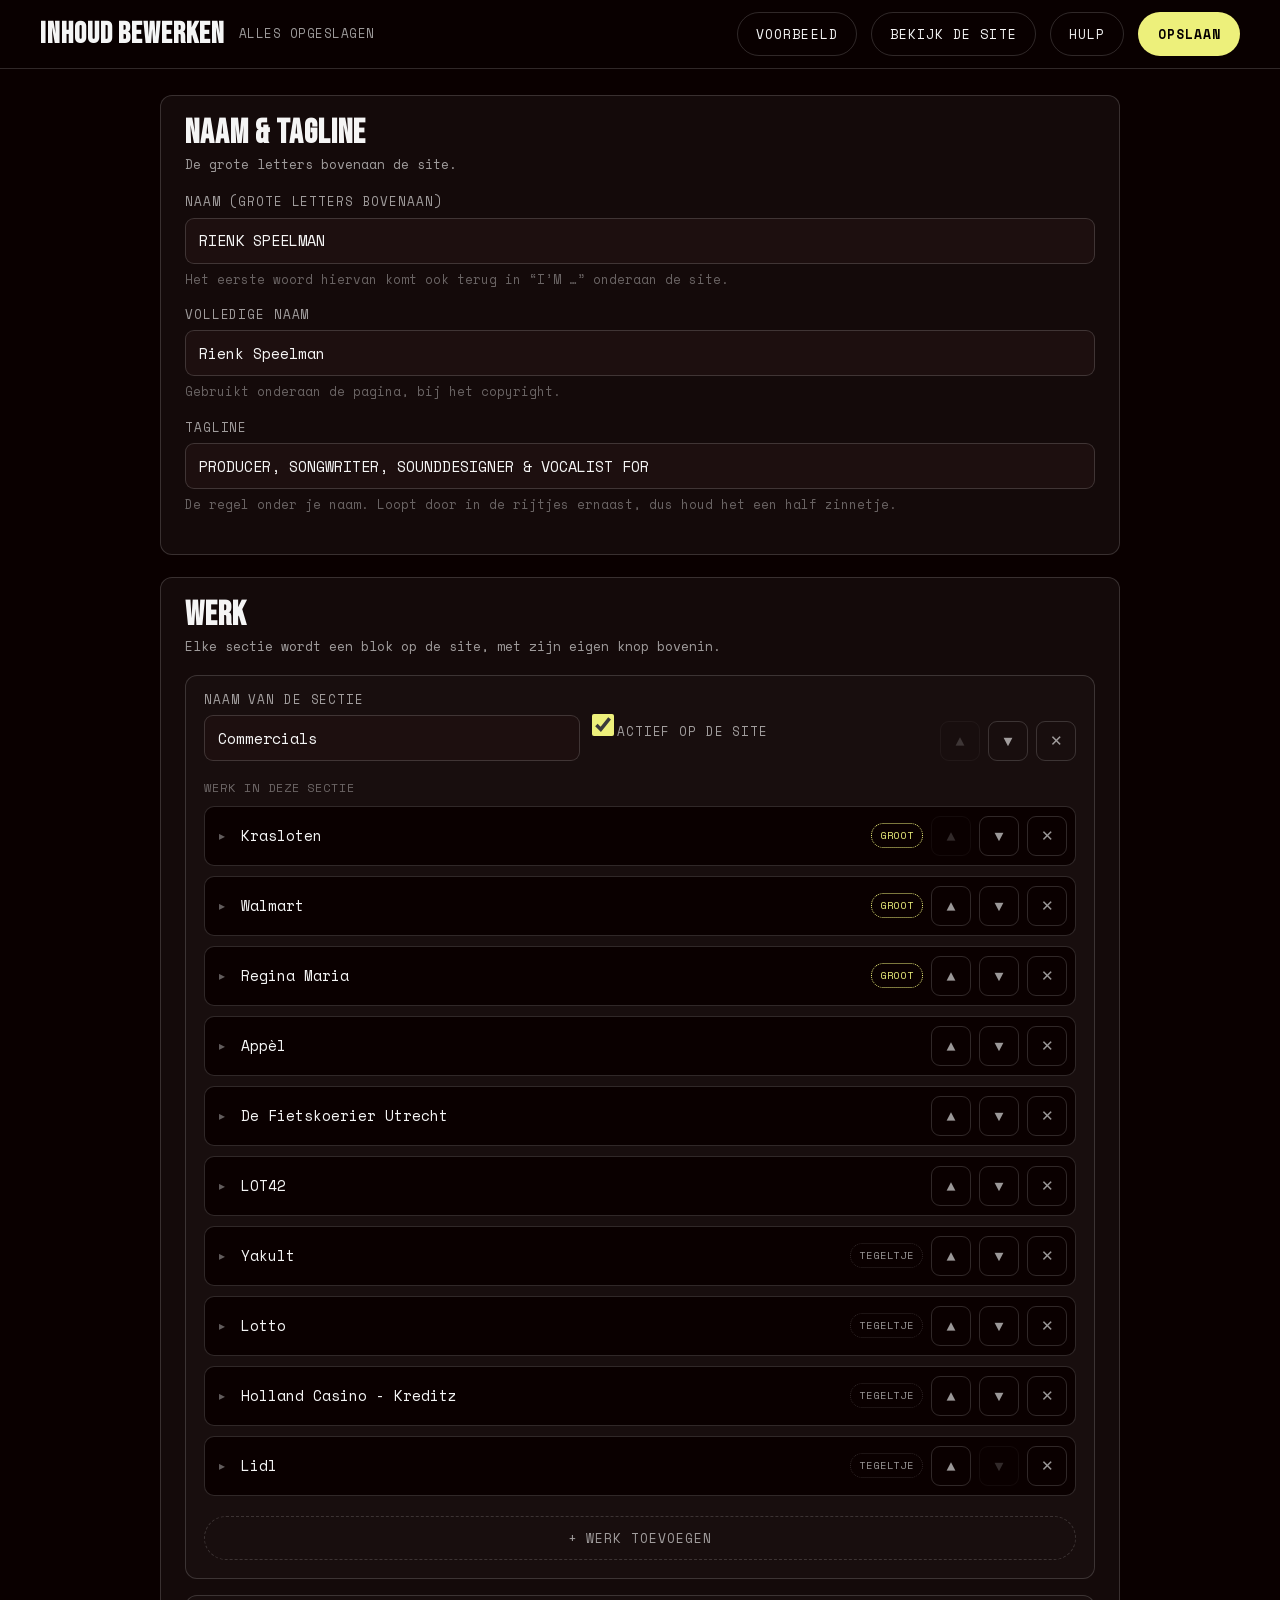
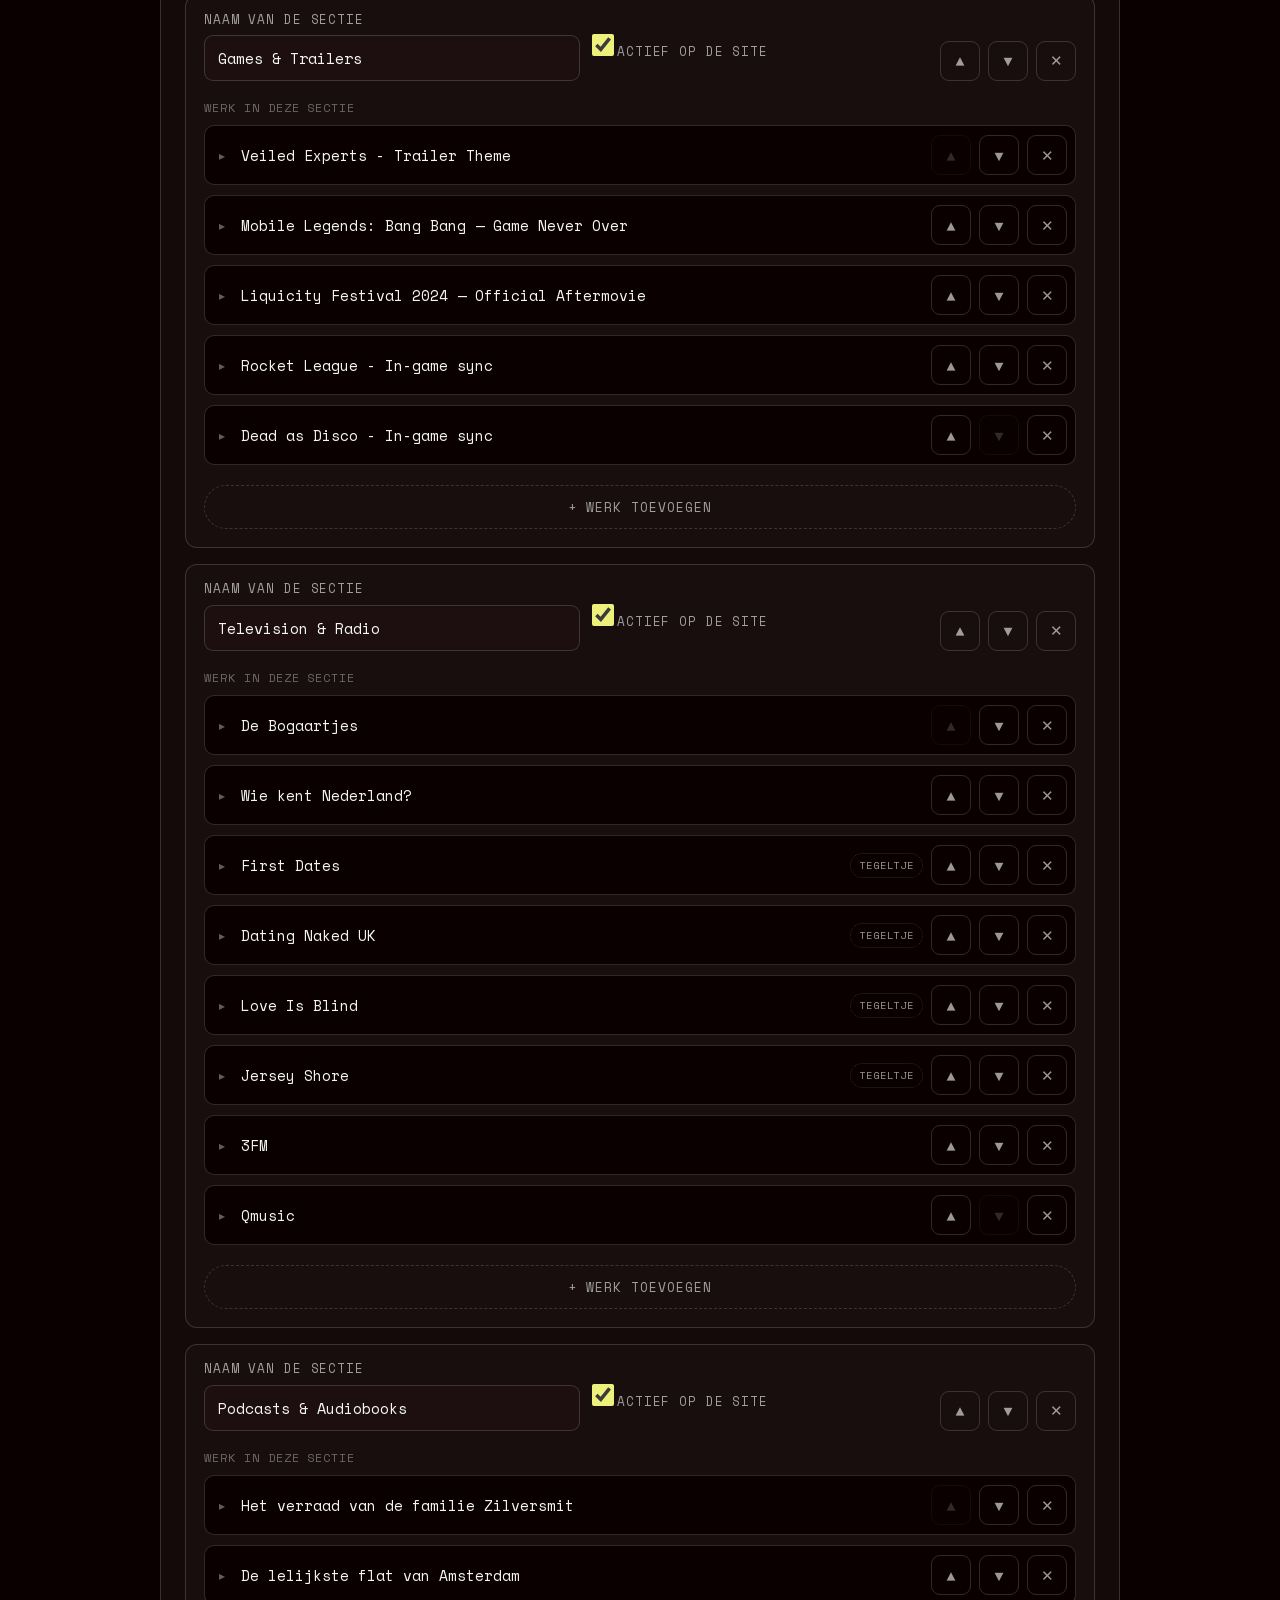
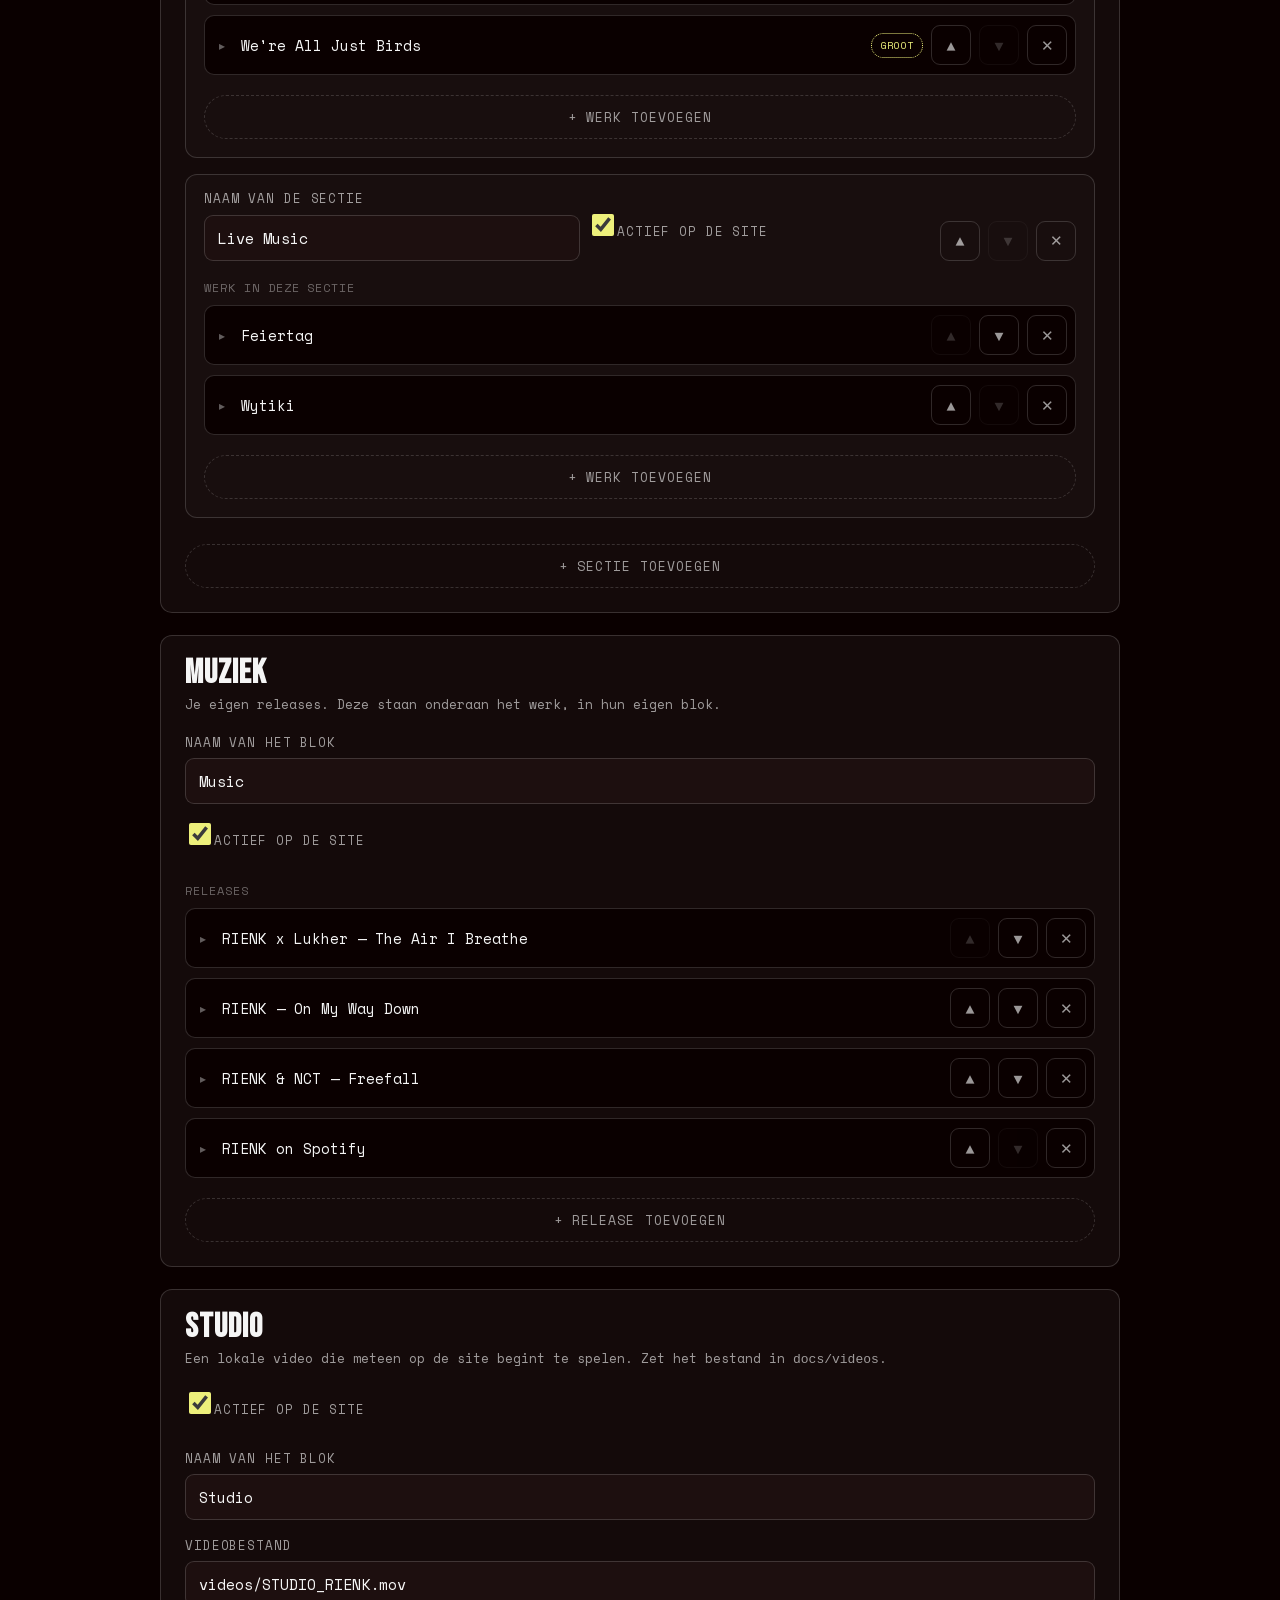
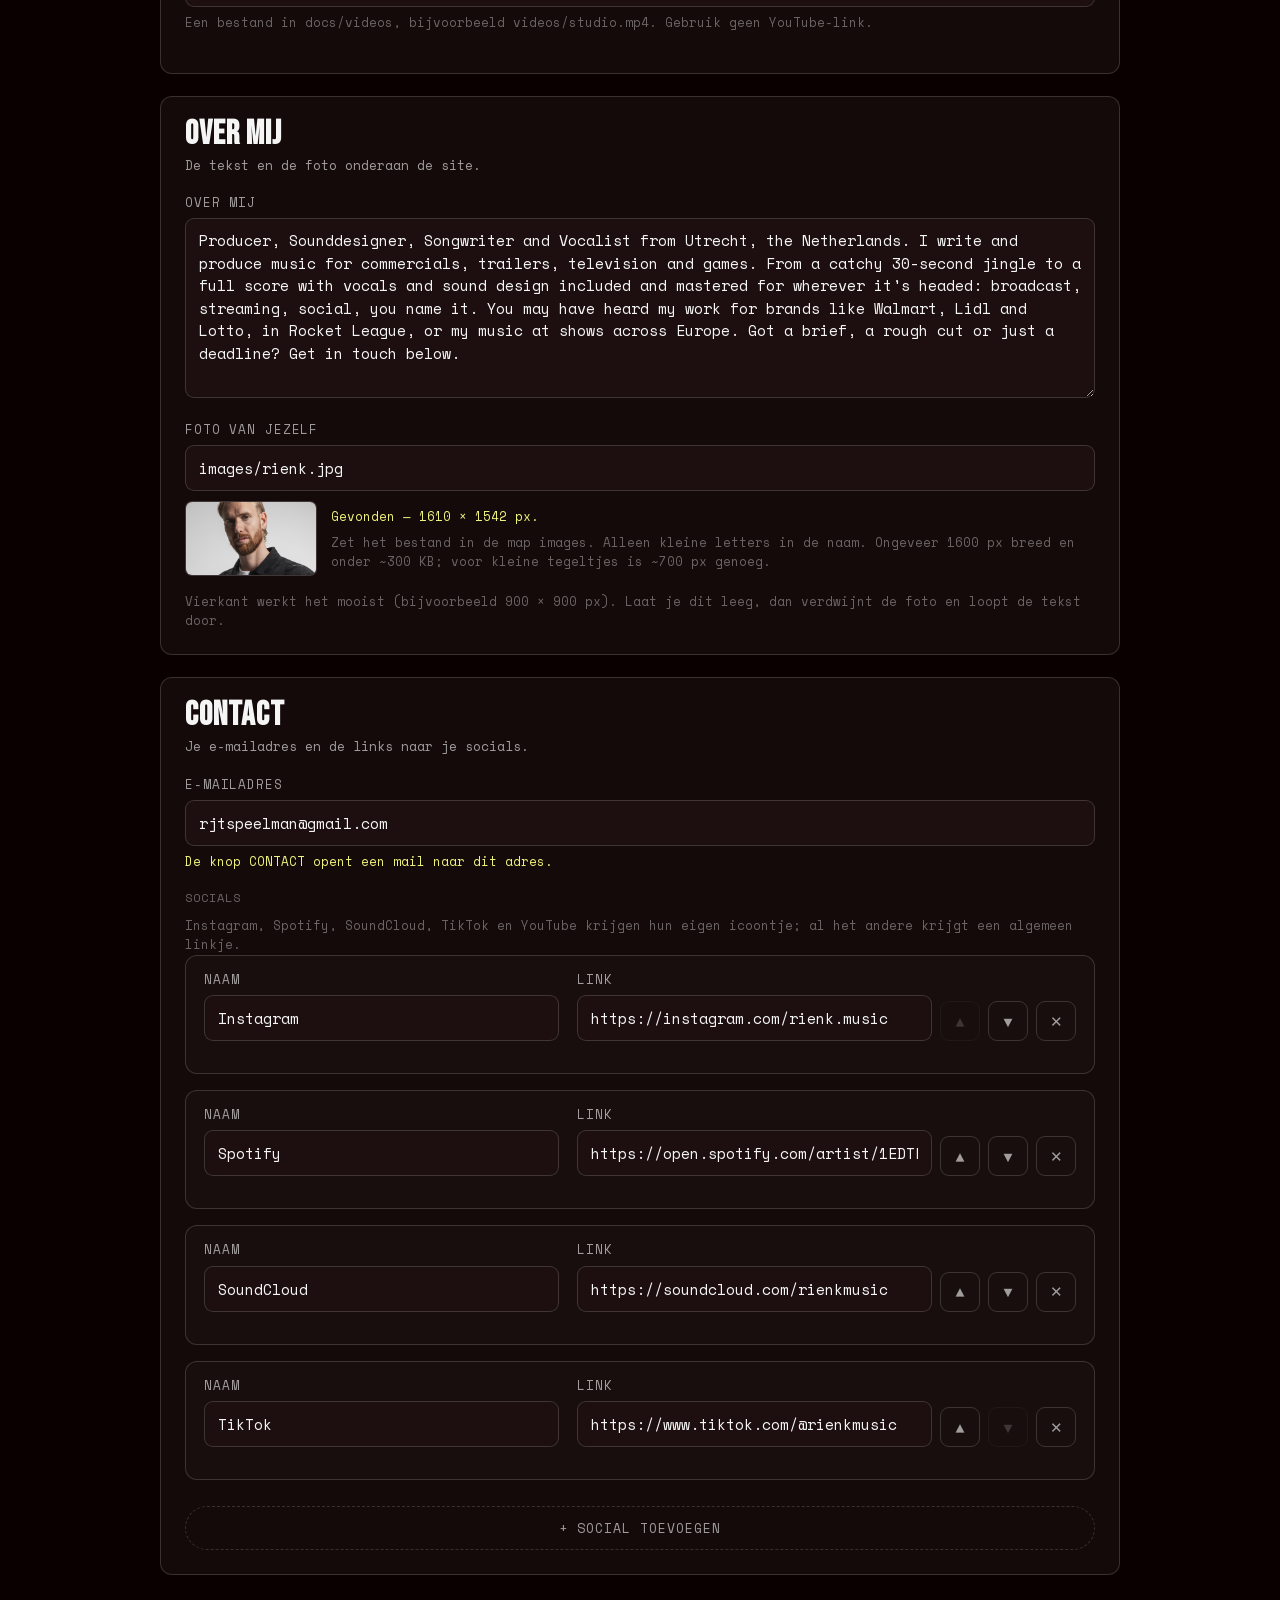
<file: editor.html>
<!DOCTYPE html>
<html lang="nl">
<head>
<meta charset="UTF-8">
<meta name="viewport" content="width=device-width, initial-scale=1.0">
<title>Inhoud bewerken — Rienk Speelman</title>
<link rel="icon" href="docs/favicon.svg" type="image/svg+xml">
<style>
/* ==========================================================================
   RIENK SPEELMAN — content editor
   (Rienk: dit is het scherm waarin je de site bewerkt. Je hoeft dit
   bestand zelf nooit te openen in een teksteditor.)

   Self-contained on purpose: no build step, no fetch(), no third party.
   content.js arrives through a plain script tag, which is the one way to
   read it when the page is opened straight from the hard drive (file://).
   ========================================================================== */

/* ---------- the site's own fonts, same self-hosted files ---------- */

@font-face {
  font-family: "Bebas Neue"; font-style: normal; font-weight: 400; font-display: swap;
  src: url("docs/fonts/bebasneue-400-latin-ext.woff2") format("woff2");
  unicode-range: U+0100-02BA, U+02BD-02C5, U+02C7-02CC, U+02CE-02D7, U+02DD-02FF, U+0304, U+0308, U+0329, U+1D00-1DBF, U+1E00-1E9F, U+1EF2-1EFF, U+2020, U+20A0-20AB, U+20AD-20C0, U+2113, U+2C60-2C7F, U+A720-A7FF;
}
@font-face {
  font-family: "Bebas Neue"; font-style: normal; font-weight: 400; font-display: swap;
  src: url("docs/fonts/bebasneue-400-latin.woff2") format("woff2");
  unicode-range: U+0000-00FF, U+0131, U+0152-0153, U+02BB-02BC, U+02C6, U+02DA, U+02DC, U+0304, U+0308, U+0329, U+2000-206F, U+20AC, U+2122, U+2191, U+2193, U+2212, U+2215, U+FEFF, U+FFFD;
}
@font-face {
  font-family: "Space Mono"; font-style: normal; font-weight: 400; font-display: swap;
  src: url("docs/fonts/spacemono-400-latin-ext.woff2") format("woff2");
  unicode-range: U+0100-02BA, U+02BD-02C5, U+02C7-02CC, U+02CE-02D7, U+02DD-02FF, U+0304, U+0308, U+0329, U+1D00-1DBF, U+1E00-1E9F, U+1EF2-1EFF, U+2020, U+20A0-20AB, U+20AD-20C0, U+2113, U+2C60-2C7F, U+A720-A7FF;
}
@font-face {
  font-family: "Space Mono"; font-style: normal; font-weight: 400; font-display: swap;
  src: url("docs/fonts/spacemono-400-latin.woff2") format("woff2");
  unicode-range: U+0000-00FF, U+0131, U+0152-0153, U+02BB-02BC, U+02C6, U+02DA, U+02DC, U+0304, U+0308, U+0329, U+2000-206F, U+20AC, U+2122, U+2191, U+2193, U+2212, U+2215, U+FEFF, U+FFFD;
}
@font-face {
  font-family: "Space Mono"; font-style: normal; font-weight: 700; font-display: swap;
  src: url("docs/fonts/spacemono-700-latin-ext.woff2") format("woff2");
  unicode-range: U+0100-02BA, U+02BD-02C5, U+02C7-02CC, U+02CE-02D7, U+02DD-02FF, U+0304, U+0308, U+0329, U+1D00-1DBF, U+1E00-1E9F, U+1EF2-1EFF, U+2020, U+20A0-20AB, U+20AD-20C0, U+2113, U+2C60-2C7F, U+A720-A7FF;
}
@font-face {
  font-family: "Space Mono"; font-style: normal; font-weight: 700; font-display: swap;
  src: url("docs/fonts/spacemono-700-latin.woff2") format("woff2");
  unicode-range: U+0000-00FF, U+0131, U+0152-0153, U+02BB-02BC, U+02C6, U+02DA, U+02DC, U+0304, U+0308, U+0329, U+2000-206F, U+20AC, U+2122, U+2191, U+2193, U+2212, U+2215, U+FEFF, U+FFFD;
}

/* ---------- tokens: the site's palette, tool-sized ---------- */

:root {
  --bg: #0a0000;
  --bg-raised: #140a0a;
  --bg-sunken: #1d0f0f;
  --ink: #f5f5f5;
  --ink-muted: rgba(245, 245, 245, 0.62);
  --ink-faint: rgba(245, 245, 245, 0.38);
  --line: rgba(245, 245, 245, 0.16);
  --accent: #edf07b;
  --accent-ink: #060000;
  --warn: #ffb27a;
  --bad: #ff8a8a;
  --font-display: "Bebas Neue", "Arial Narrow", sans-serif;
  --font-mono: "Space Mono", "Courier New", monospace;
  --radius: 12px;
}

* { box-sizing: border-box; }

/* the top bar is sticky, so anything scrolled to must stop below it */
html { background: var(--bg); scroll-padding-top: 96px; }

body {
  margin: 0;
  background: var(--bg);
  color: var(--ink);
  font-family: var(--font-mono);
  font-size: 15px;
  line-height: 1.55;
  -webkit-font-smoothing: antialiased;
}

[hidden] { display: none !important; }

a { color: var(--accent); }

/* ---------- top bar ---------- */

.topbar {
  position: sticky;
  top: 0;
  z-index: 20;
  display: flex;
  align-items: center;
  gap: 14px;
  flex-wrap: wrap;
  padding: 12px clamp(16px, 4vw, 40px);
  background: rgba(10, 0, 0, 0.94);
  border-bottom: 1px solid var(--line);
}

.topbar-name {
  font-family: var(--font-display);
  font-size: 30px;
  letter-spacing: 0.03em;
  line-height: 1;
  margin: 0;
}

.topbar-spacer { flex: 1 1 auto; }

.status {
  font-size: 12.5px;
  letter-spacing: 0.04em;
  text-transform: uppercase;
  color: var(--ink-muted);
  white-space: nowrap;
}
.status.is-dirty { color: var(--accent); }

/* ---------- buttons ---------- */

.btn {
  font-family: var(--font-mono);
  font-size: 13px;
  letter-spacing: 0.08em;
  text-transform: uppercase;
  padding: 0.72em 1.4em;
  min-height: 44px;
  border-radius: 999px;
  border: 1.5px solid transparent;
  background: transparent;
  color: var(--ink);
  cursor: pointer;
  text-decoration: none;
  display: inline-flex;
  align-items: center;
  justify-content: center;
  gap: 8px;
}

.btn-primary { background: var(--accent); color: var(--accent-ink); font-weight: 700; }
.btn-primary:hover { background: transparent; color: var(--accent); border-color: var(--accent); border-style: dotted; }

.btn-ghost { border-color: var(--line); color: var(--ink); }
.btn-ghost:hover { border-color: var(--accent); border-style: dotted; color: var(--accent); }

.btn-add {
  border-color: var(--line);
  border-style: dashed;
  color: var(--ink-muted);
  width: 100%;
  margin-top: 10px;
}
.btn-add:hover { border-color: var(--accent); color: var(--accent); }

.btn:focus-visible,
input:focus-visible,
textarea:focus-visible,
select:focus-visible,
.item-toggle:focus-visible { outline: 2px solid var(--accent); outline-offset: 2px; }

/* small square tools: up / down / delete */
.iconbtn {
  width: 40px;
  height: 40px;
  flex: 0 0 auto;
  border-radius: 9px;
  border: 1px solid var(--line);
  background: transparent;
  color: var(--ink-muted);
  font-family: var(--font-mono);
  font-size: 15px;
  line-height: 1;
  cursor: pointer;
}
.iconbtn:hover { border-color: var(--accent); color: var(--accent); }
.iconbtn:disabled { opacity: 0.28; cursor: default; }
.iconbtn:disabled:hover { border-color: var(--line); color: var(--ink-muted); }
.iconbtn-danger:hover { border-color: var(--bad); color: var(--bad); }

/* ---------- layout ---------- */

.wrap {
  max-width: 1040px;
  margin: 0 auto;
  padding: 26px clamp(16px, 4vw, 40px) 120px;
}

/* ---------- live preview: two columns, form left, site right ----------
   Only ever a second column. With the preview off — and on any window
   too narrow to hold both — .wrap is untouched and the form has the page
   to itself, because a form squeezed to half a phone is worse than no
   preview at all. */

body.has-preview .wrap {
  max-width: 1780px;
  display: grid;
  grid-template-columns: minmax(0, 1fr) clamp(400px, 34vw, 620px);
  gap: 26px;
  align-items: start;
}

.editcol { min-width: 0; }

.previewcol {
  position: sticky;
  top: 88px; /* clears the sticky top bar */
  min-width: 0;
}

.preview-head {
  display: flex;
  align-items: center;
  gap: 10px;
  flex-wrap: wrap;
  margin-bottom: 10px;
}

.preview-title {
  font-family: var(--font-display);
  font-size: 26px;
  letter-spacing: 0.03em;
  line-height: 1;
  margin: 0;
}

.preview-head-spacer { flex: 1 1 auto; }

/* width switch: two small mono buttons in one capsule */
.seg { display: inline-flex; border: 1px solid var(--line); border-radius: 999px; overflow: hidden; }
.seg-btn {
  font-family: var(--font-mono);
  font-size: 11.5px;
  letter-spacing: 0.08em;
  text-transform: uppercase;
  padding: 0 14px;
  min-height: 34px;
  border: 0;
  background: transparent;
  color: var(--ink-muted);
  cursor: pointer;
}
.seg-btn:hover { color: var(--accent); }
.seg-btn[aria-pressed="true"] { background: var(--accent); color: var(--accent-ink); font-weight: 700; }
.seg-btn:focus-visible { outline: 2px solid var(--accent); outline-offset: -2px; }

/* the stage is the visible box; the frame inside it is a real 375px or
   1280px window, shrunk to fit with a transform */
.preview-stage {
  position: relative;
  overflow: hidden;
  border: 1px solid var(--line);
  border-radius: var(--radius);
  background: var(--bg-sunken);
}

.preview-stage iframe {
  position: absolute;
  top: 0;
  left: 0;
  border: 0;
  transform-origin: top left;
  background: var(--bg);
}

.preview-note { font-size: 12px; color: var(--ink-faint); margin: 10px 0 0; line-height: 1.5; }
.preview-note strong { color: var(--ink-muted); font-weight: 400; }
.preview-warn { color: var(--warn); }

.panel {
  background: var(--bg-raised);
  border: 1px solid var(--line);
  border-radius: var(--radius);
  padding: 20px clamp(14px, 2.4vw, 24px) 24px;
  margin-bottom: 22px;
}

.panel > h2 {
  font-family: var(--font-display);
  font-size: 34px;
  letter-spacing: 0.03em;
  line-height: 1;
  margin: 0 0 4px;
}

.panel-note {
  color: var(--ink-muted);
  font-size: 13px;
  margin: 0 0 18px;
}

/* ---------- fields ---------- */

.field { margin-bottom: 16px; }

.field > label,
.field-label {
  display: block;
  font-size: 12.5px;
  letter-spacing: 0.07em;
  text-transform: uppercase;
  color: var(--ink-muted);
  margin-bottom: 6px;
}

input[type="text"],
input[type="email"],
textarea,
select {
  width: 100%;
  min-height: 46px;
  padding: 10px 13px;
  font-family: var(--font-mono);
  font-size: 15px;
  line-height: 1.5;
  color: var(--ink);
  background: var(--bg-sunken);
  border: 1px solid var(--line);
  border-radius: 9px;
}
textarea { resize: vertical; }
select { appearance: none; cursor: pointer; padding-right: 34px; background-image: none; }

input:hover, textarea:hover, select:hover { border-color: rgba(245, 245, 245, 0.32); }
input:focus, textarea:focus, select:focus { border-color: var(--accent); outline: none; }

.hint { font-size: 12.5px; color: var(--ink-faint); margin: 6px 0 0; }

.note {
  font-size: 12.5px;
  margin: 6px 0 0;
  color: var(--ink-muted);
}
.note-ok { color: var(--accent); }
.note-warn { color: var(--warn); }
.note-bad { color: var(--bad); }

.check {
  display: flex;
  align-items: center;
  gap: 11px;
  min-height: 44px;
  cursor: pointer;
  font-size: 14px;
}
.check input { width: 22px; height: 22px; accent-color: var(--accent); cursor: pointer; flex: 0 0 auto; }

.two-col { display: grid; grid-template-columns: 1fr 1fr; gap: 0 18px; }
@media (max-width: 720px) { .two-col { grid-template-columns: 1fr; } }

/* ---------- lists of items / sections / socials ---------- */

.item {
  border: 1px solid var(--line);
  border-radius: 10px;
  background: var(--bg);
  margin-bottom: 10px;
  overflow: hidden;
}
.item.is-open { border-color: rgba(237, 240, 123, 0.42); }

.item-head { display: flex; align-items: center; gap: 8px; padding: 7px 8px 7px 0; }

.item-toggle {
  flex: 1 1 auto;
  display: flex;
  align-items: center;
  gap: 10px;
  min-height: 44px;
  padding: 6px 10px 6px 14px;
  background: transparent;
  border: 0;
  color: var(--ink);
  font-family: var(--font-mono);
  font-size: 14.5px;
  text-align: left;
  cursor: pointer;
  min-width: 0;
}
.item-toggle:hover { color: var(--accent); }

.caret { flex: 0 0 auto; color: var(--ink-faint); font-size: 12px; width: 12px; }
.item.is-open .caret { color: var(--accent); }

.item-name { overflow: hidden; text-overflow: ellipsis; white-space: nowrap; }
.item-name.is-empty { color: var(--ink-faint); font-style: italic; }

.tag {
  flex: 0 0 auto;
  font-size: 10.5px;
  letter-spacing: 0.08em;
  text-transform: uppercase;
  padding: 3px 8px;
  border-radius: 999px;
  border: 1px dotted var(--line);
  color: var(--ink-muted);
}
.tag-big { border-color: var(--accent); color: var(--accent); }

.item-body { padding: 4px 14px 18px; border-top: 1px solid var(--line); }

.section-block {
  border: 1px solid var(--line);
  border-radius: var(--radius);
  padding: 14px clamp(12px, 2vw, 18px) 18px;
  margin-bottom: 16px;
  background: rgba(255, 255, 255, 0.02);
}
.section-head { display: flex; align-items: flex-end; gap: 8px; margin-bottom: 14px; }
.section-head .field { flex: 1 1 auto; margin-bottom: 0; }

.sub-label {
  font-size: 12px;
  letter-spacing: 0.08em;
  text-transform: uppercase;
  color: var(--ink-faint);
  margin: 18px 0 8px;
}

/* ---------- image preview ---------- */

.thumb-row { display: flex; gap: 14px; align-items: flex-start; margin-top: 10px; }
.thumb {
  flex: 0 0 auto;
  width: 132px;
  aspect-ratio: 16 / 9;
  border-radius: 7px;
  border: 1px solid var(--line);
  background: var(--bg-sunken);
  overflow: hidden;
  display: flex;
  align-items: center;
  justify-content: center;
}
.thumb img { width: 100%; height: 100%; object-fit: cover; display: block; }
.thumb-empty { font-size: 10.5px; color: var(--ink-faint); text-align: center; padding: 4px; line-height: 1.35; }
.thumb-info { flex: 1 1 auto; min-width: 0; }

/* ---------- help + save panels ---------- */

.help { border-color: rgba(237, 240, 123, 0.35); }
.help h3 { font-size: 14px; letter-spacing: 0.06em; text-transform: uppercase; margin: 18px 0 4px; color: var(--accent); }
.help p { margin: 0 0 6px; color: var(--ink-muted); font-size: 14px; }
.help ol, .help ul { margin: 0 0 6px; padding-left: 20px; color: var(--ink-muted); font-size: 14px; }

.save-result { margin-top: 14px; }
.save-result textarea { min-height: 180px; font-size: 12px; margin-top: 10px; }

.bigmsg {
  max-width: 720px;
  margin: 12vh auto;
  padding: 0 24px;
}
.bigmsg h1 { font-family: var(--font-display); font-size: 54px; line-height: 1; letter-spacing: 0.02em; margin: 0 0 18px; }
.bigmsg p { color: var(--ink-muted); margin: 0 0 12px; }
.bigmsg code { color: var(--accent); }

.visually-hidden {
  position: absolute; width: 1px; height: 1px; margin: -1px;
  padding: 0; overflow: hidden; clip: rect(0 0 0 0); white-space: nowrap; border: 0;
}
</style>
</head>
<body>

<noscript>
  <div class="bigmsg">
    <h1>JavaScript staat uit</h1>
    <p>Deze editor werkt alleen met JavaScript aan. Zet het aan in je browser en open dit bestand opnieuw.</p>
  </div>
</noscript>

<div id="app" hidden>

  <div class="topbar">
    <h1 class="topbar-name">INHOUD BEWERKEN</h1>
    <span class="status" id="status">Alles opgeslagen</span>
    <span class="topbar-spacer"></span>
    <button class="btn btn-ghost" type="button" id="preview-toggle" aria-pressed="false" hidden>Voorbeeld</button>
    <a class="btn btn-ghost" id="preview-link" href="docs/index.html" target="_blank" rel="noopener">Bekijk de site</a>
    <button class="btn btn-ghost" type="button" id="help-toggle">Hulp</button>
    <button class="btn btn-primary" type="button" id="save-btn">Opslaan</button>
  </div>

  <div class="wrap">

    <div class="editcol">

      <div class="panel help" id="help-panel" hidden>
        <h2>HULP</h2>

        <h3>Bewerken</h3>
        <p>Klik een werk open, verander wat je wil, klik het weer dicht. Met de pijltjes ▲ ▼ verschuif je iets naar boven of beneden; met ✕ gooi je het weg.</p>

        <h3>Opslaan</h3>
        <ol>
          <li>Klik op <strong>Opslaan</strong>.</li>
          <li>Vraagt de browser waar het bestand heen moet? Kies de map <strong>docs</strong> en overschrijf <code>content.js</code>.</li>
          <li>Krijg je in plaats daarvan een download? Sleep het gedownloade <code>content.js</code> in de map <strong>docs</strong>, over het oude bestand heen.</li>
        </ol>

        <h3>Bekijken</h3>
        <p>Klik bovenin op <strong>Voorbeeld</strong> en je site verschijnt naast dit formulier, bijgewerkt zodra je even stopt met typen. Met <strong>Telefoon</strong> / <strong>Laptop</strong> wissel je tussen de twee schermbreedtes. Het blijft een voorbeeld &mdash; opgeslagen is er pas iets als je op Opslaan klikt. Op een smal scherm is er geen ruimte voor en is de knop er niet.</p>
        <p>De echte site: dubbelklik <strong>index.html</strong> in de map <strong>docs</strong>. Al open? Ververs de pagina (Cmd+R). Video&rsquo;s openen daar op YouTube in plaats van op de pagina zelf &mdash; online spelen ze gewoon af.</p>

        <h3>Publiceren</h3>
        <p>Sleep de hele map naar Netlify Drop. Opnieuw slepen = de site bijwerken.</p>

        <h3>Er is iets stuk</h3>
        <p>De site zegt zelf op welke regel het misgaat. Zet je vorige <code>content.js</code> terug (of sla hier opnieuw op) en ververs de pagina. Er gaat niets verloren zolang je dit scherm niet sluit.</p>

        <h3>Goed om te weten</h3>
        <ul>
          <li>Deze editor bewaart alles wat in <code>content.js</code> staat, ook velden die hij zelf niet toont.</li>
          <li>Eigen aantekeningen die je met de hand in <code>content.js</code> hebt gezet (regels met <code>//</code>) verdwijnen wél zodra je hier opslaat.</li>
          <li>Afbeeldingen: zet ze in de map <code>images</code>, met kleine letters in de bestandsnaam. Zie je hieronder geen voorbeeldje, dan klopt de naam niet.</li>
        </ul>
      </div>

      <!-- NAAM & TAGLINE -->
      <div class="panel">
        <h2>NAAM &amp; TAGLINE</h2>
        <p class="panel-note">De grote letters bovenaan de site.</p>
        <div id="basics"></div>
      </div>

      <!-- WERK -->
      <div class="panel">
        <h2>WERK</h2>
        <p class="panel-note">Elke sectie wordt een blok op de site, met zijn eigen knop bovenin.</p>
        <div id="sections"></div>
        <button class="btn btn-add" type="button" id="add-section">+ Sectie toevoegen</button>
      </div>

      <!-- MUZIEK -->
      <div class="panel">
        <h2>MUZIEK</h2>
        <p class="panel-note">Je eigen releases. Deze staan onderaan het werk, in hun eigen blok.</p>
        <div id="music"></div>
      </div>

      <!-- STUDIO -->
      <div class="panel">
        <h2>STUDIO</h2>
        <p class="panel-note">Een lokale video die meteen op de site begint te spelen. Zet het bestand in <code>docs/videos</code>.</p>
        <div id="studio"></div>
      </div>

      <!-- OVER MIJ -->
      <div class="panel">
        <h2>OVER MIJ</h2>
        <p class="panel-note">De tekst en de foto onderaan de site.</p>
        <div id="about"></div>
      </div>

      <!-- CONTACT -->
      <div class="panel">
        <h2>CONTACT</h2>
        <p class="panel-note">Je e-mailadres en de links naar je socials.</p>
        <div id="contact"></div>
      </div>

      <div class="panel" id="save-panel" hidden>
        <h2>OPSLAAN</h2>
        <div id="save-result" class="save-result"></div>
      </div>

    </div>

    <!-- live preview: an ordinary iframe of index.html. The content
         travels in the URL fragment (see the script below and the note
         in js/site.js) — the only channel that survives file://. -->
    <aside class="previewcol" id="preview-col" hidden>
      <div class="preview-head">
        <h2 class="preview-title">VOORBEELD</h2>
        <span class="preview-head-spacer"></span>
        <div class="seg" role="group" aria-label="Breedte van het voorbeeld">
          <button class="seg-btn" type="button" id="width-phone" aria-pressed="true">Telefoon</button>
          <button class="seg-btn" type="button" id="width-laptop" aria-pressed="false">Laptop</button>
        </div>
      </div>
      <div class="preview-stage" id="preview-stage"></div>
      <p class="preview-note" id="preview-note"></p>
    </aside>

  </div>
</div>

<div id="loadfail" class="bigmsg" hidden></div>

<script>
  /* Same trick index.html uses: if content.js has a typo the browser knows
     which line it choked on, but that message is gone by the time our script
     runs. Stash it here (capture phase, before content.js loads). */
  window.addEventListener("error", function (e) {
    if (window.CONTENT_LOAD_ERROR || !e || !e.message) return;
    if (e.filename && e.filename.indexOf("content.js") === -1) return;
    window.CONTENT_LOAD_ERROR = { line: e.lineno, message: e.message };
  }, true);
</script>

<!-- the only way to read content.js when this page is opened straight from
     the hard drive: fetch() and XHR are both blocked on file:// -->
<script src="docs/content.js"></script>

<script>
(function () {
  "use strict";

  /* ======================================================================
     0. tiny helpers
     ====================================================================== */

  function $(sel) { return document.querySelector(sel); }

  function el(tag, className, text) {
    var node = document.createElement(tag);
    if (className) node.className = className;
    if (text != null && text !== "") node.textContent = text;
    return node;
  }

  function hasOwn(obj, key) {
    return Object.prototype.hasOwnProperty.call(obj, key);
  }

  function asText(x) { return x == null ? "" : String(x).trim(); }

  function asArray(x) {
    if (x == null) return [];
    return Array.isArray(x) ? x : [x];
  }

  /* ======================================================================
     1. no content, or broken content → a calm screen, never a blank page
     ====================================================================== */

  var data = window.SITE_CONTENT;

  if (!data || typeof data !== "object" || Array.isArray(data)) {
    var box = $("#loadfail");
    var stashed = window.CONTENT_LOAD_ERROR;
    var lineNo = stashed ? parseInt(stashed.line, 10) : 0;

    box.appendChild(el("h1", null, "De inhoud kon niet worden gelezen"));
    box.appendChild(el("p", null,
      "Deze editor leest het bestand content.js, dat naast dit bestand hoort te " +
      "staan. Op dit moment lukt dat niet."));
    if (lineNo > 0) {
      var p = el("p", null, "De browser stopte met lezen rond regel ");
      p.appendChild(el("strong", null, String(lineNo)));
      p.appendChild(document.createTextNode(
        " van content.js. De fout zit meestal op die regel, of op de regel erboven."));
      box.appendChild(p);
    }
    box.appendChild(el("p", null,
      "Meestal is er een aanhalingsteken \" of een komma , weggevallen, of heeft " +
      "TextEdit er krulletjes van gemaakt. Zet je vorige versie terug (Cmd+Z in " +
      "TextEdit, opslaan) en open dit scherm opnieuw."));
    box.hidden = false;
    return;
  }

  $("#app").hidden = false;

  /* ======================================================================
     2. link + image reading — MIRRORS js/site.js
     ------------------------------------------------------------------
     These four functions are copies of the ones in js/site.js, not
     imports: the editor must never be able to break the site by loading
     it. If the rules there change, change them here too.
     ====================================================================== */

  function fixScheme(link) {
    if (link && !/^[a-z][a-z0-9+.-]*:/i.test(link) && /^[\w-]+(\.[\w-]+)+/.test(link)) {
      return "https://" + link;
    }
    return link;
  }

  function youtubeId(url) {
    if (typeof url !== "string") return null;
    var match = url.match(
      /(?:youtube\.com\/(?:watch\?(?:[^#]*&)?v=|embed\/|shorts\/|live\/)|youtu\.be\/)([\w-]{11})(?![\w-])/
    );
    return match ? match[1] : null;
  }

  function spotifyKind(url) {
    if (typeof url !== "string") return null;
    var match = url.match(
      /open\.spotify\.com\/(?:intl-[a-zA-Z-]+\/)?(playlist|album|artist|track|show|episode)\/([A-Za-z0-9]+)/
    );
    return match ? match[1] : null;
  }

  function youtubeStart(url) {
    if (typeof url !== "string") return 0;
    var match = url.match(/[?&#](?:t|start)=([0-9hms]+)/);
    if (!match) return 0;
    var value = match[1];
    if (/^\d+$/.test(value)) return parseInt(value, 10);
    var seconds = 0;
    var h = value.match(/(\d+)h/);
    var m = value.match(/(\d+)m/);
    var s = value.match(/(\d+)s/);
    if (h) seconds += parseInt(h[1], 10) * 3600;
    if (m) seconds += parseInt(m[1], 10) * 60;
    if (s) seconds += parseInt(s[1], 10);
    return seconds;
  }

  /* the id the site gives a section, so the preview can jump to the one
     he is working in. Same rules as js/site.js: the same six names are
     claimed up front by the page's own anchors, and a repeat gets -2. */
  function sectionSlugs() {
    var used = { work: true, music: true, studio: true, about: true, contact: true, top: true, "mobile-menu": true };
    var slugs = {};
    var shown = 0;
    asArray(data.sections).forEach(function (section, rawIndex) {
      /* a section with nothing in it never reaches the page, so it never
         gets an id either — and then it is not counted for the "Work 2"
         fallback name the site uses for a nameless section */
      if (!section || typeof section !== "object" || !sectionEnabled(section) || !asArray(section.items).length) return;
      shown += 1;
      var slug = (asText(section.title) || "Work " + shown).toLowerCase()
        .replace(/[^a-z0-9]+/g, "-")
        .replace(/^-+|-+$/g, "") || "section";
      var candidate = slug;
      var n = 2;
      while (used[candidate]) {
        candidate = slug + "-" + n;
        n += 1;
      }
      used[candidate] = true;
      slugs[rawIndex] = candidate;
    });
    return slugs;
  }

  var SPOTIFY_NL = {
    playlist: "afspeellijst", album: "album", artist: "artiest",
    track: "nummer", show: "podcast", episode: "aflevering"
  };

  function clock(seconds) {
    var m = Math.floor(seconds / 60);
    var s = seconds % 60;
    return m + ":" + (s < 10 ? "0" : "") + s;
  }

  /* what the site will make of this address, said in plain Dutch */
  function linkVerdict(raw, hasImage) {
    var link = fixScheme(asText(raw));
    if (!link) {
      return {
        tone: "",
        text: hasImage
          ? "Geen link — het beeld wordt getoond, maar er valt niets te klikken."
          : "Geen link — dit werk wordt niet klikbaar."
      };
    }
    var id = youtubeId(link);
    if (id) {
      var start = youtubeStart(link);
      return {
        tone: "ok",
        text: "YouTube-speler" + (start ? " — begint op " + clock(start) : "") + "."
      };
    }
    var kind = spotifyKind(link);
    if (kind) {
      return { tone: "ok", text: "Spotify-speler (" + (SPOTIFY_NL[kind] || kind) + ")." };
    }
    if (/spotify\.link\//.test(link)) {
      return {
        tone: "bad",
        text: "Dit is een verkorte Spotify-link. Open hem één keer in je browser " +
              "en kopieer het open.spotify.com-adres uit de adresbalk."
      };
    }
    if (/youtu\.be\/|youtube\.com\/(?:watch|shorts\/|embed\/|live\/)/.test(link)) {
      return {
        tone: "bad",
        text: "Dit is geen video-link — er zit geen video-code in. Kopieer het adres " +
              "opnieuw uit de adresbalk van YouTube."
      };
    }
    return { tone: "ok", text: "Klikbare banner — opent in een nieuw tabblad." };
  }

  /* how an item wants to be featured (same forgiving reading as the site) */
  function featureMode(item) {
    if (!item || typeof item !== "object") return "";
    var f = item.featured != null ? item.featured : item.feature;
    if (f == null || f === false || f === 0) return "";
    var text = asText(f).toLowerCase();
    if (text === "left" || text === "right" || text === "center") return text;
    if (text === "" || text === "false" || text === "no" || text === "0") return "";
    return "right";
  }

  function enabledMode(value) {
    if (value == null) return true;
    if (typeof value === "boolean") return value;
    var text = asText(value).toLowerCase();
    if (text === "" || text === "true" || text === "yes" || text === "on" || text === "1") return true;
    if (text === "false" || text === "no" || text === "off" || text === "0") return false;
    return true;
  }

  function sectionEnabled(section) {
    if (!section || typeof section !== "object") return false;
    return enabledMode(section.enabled);
  }

  function rollMode(item) {
    if (!item || typeof item !== "object") return false;
    var r = item.roll;
    if (r == null || r === false || r === 0) return false;
    if (r === true) return true;
    var text = asText(r).toLowerCase();
    if (text === "" || text === "false" || text === "no" || text === "0") return false;
    return true;
  }

  /* ======================================================================
     3. writing back into the data — key order kept, nothing dropped
     ------------------------------------------------------------------
     A field is only touched when he actually types in it, so a file that
     is opened and saved again comes out byte-for-byte the same content.
     A brand new key is slotted into its natural place by rebuilding the
     object IN PLACE (same object, so every reference stays valid).
     ====================================================================== */

  var ROOT_ORDER = ["name", "fullName", "tagline", "sections", "music", "studio",
                    "photo", "about", "email", "socials"];
  var SECTION_ORDER = ["title", "enabled", "items"];
  var ITEM_ORDER = ["title", "subtitle", "description", "desc", "link",
                    "youtube", "spotify", "url", "image", "featured",
                    "feature", "roll"];
  var SOCIAL_ORDER = ["label", "url"];

  function sortKeys(keys, order) {
    if (!order) return keys;
    return keys.map(function (k, i) {
      var idx = order.indexOf(k);
      return { k: k, rank: idx < 0 ? order.length + i : idx, i: i };
    }).sort(function (a, b) {
      return (a.rank - b.rank) || (a.i - b.i);
    }).map(function (x) { return x.k; });
  }

  function setField(obj, key, value, order) {
    if (value == null || value === "") {
      if (hasOwn(obj, key)) delete obj[key];
      return;
    }
    if (hasOwn(obj, key)) { obj[key] = value; return; }
    /* new key: rebuild the object in place so it lands where it belongs */
    var snapshot = {};
    Object.keys(obj).forEach(function (k) {
      snapshot[k] = obj[k];
      delete obj[k];
    });
    snapshot[key] = value;
    sortKeys(Object.keys(snapshot), order).forEach(function (k) {
      obj[k] = snapshot[k];
    });
  }

  /* an item may carry desc: instead of description:, or youtube:/spotify:/
     url: instead of link: — keep editing whichever one he already has */
  function pickKey(obj, names) {
    for (var i = 0; i < names.length; i++) {
      if (hasOwn(obj, names[i])) return names[i];
    }
    return names[0];
  }

  function moveIn(list, index, delta) {
    var target = index + delta;
    if (target < 0 || target >= list.length) return false;
    var moved = list.splice(index, 1)[0];
    list.splice(target, 0, moved);
    return true;
  }

  /* ======================================================================
     4. writing content.js back out as text
     ====================================================================== */

  var HEADER = [
    "/* ==========================================================================",
    "   RIENK SPEELMAN — INHOUD VAN DE SITE",
    "",
    "   Makkelijkste manier: dubbelklik editor.html. Daar klik je alles bij",
    "   elkaar, en bij Opslaan schrijft de editor dit bestand voor je.",
    "",
    "   Liever met de hand? Prima. Twee dingen breken dit bestand:",
    "   • Rechte aanhalingstekens \" — TextEdit maakt er krulletjes “ ” van:",
    "     TextEdit → Instellingen → slimme aanhalingstekens uit.",
    "   • Achter elke regel een komma ,",
    "",
    "   Toch stuk? De site zegt zelf waar het misgaat. Cmd+Z en opslaan",
    "   zet alles terug zoals het was. Al het andere staat in README.md.",
    "   ========================================================================== */"
  ].join("\n");

  var CONTROL = /[\u0000-\u001f\u2028\u2029]/g;

  function quote(text) {
    return '"' + String(text)
      .replace(/\\/g, "\\\\")
      .replace(/"/g, '\\"')
      .replace(/\n/g, "\\n")
      .replace(/\r/g, "\\r")
      .replace(/\t/g, "\\t")
      .replace(CONTROL, function (c) {
        return "\\u" + ("000" + c.charCodeAt(0).toString(16)).slice(-4);
      }) + '"';
  }

  /* a bare key where JavaScript allows one, a quoted key otherwise */
  function keyText(key) {
    return /^[A-Za-z_$][A-Za-z0-9_$]*$/.test(key) ? key : quote(key);
  }

  function isPlainObject(v) {
    return v !== null && typeof v === "object" && !Array.isArray(v);
  }

  /* short, all-text objects (the socials) stay on one line, the way they
     are written in the file today */
  function inlineObject(obj) {
    var keys = Object.keys(obj);
    if (!keys.length) return "{}";
    for (var i = 0; i < keys.length; i++) {
      var v = obj[keys[i]];
      if (v !== null && typeof v === "object") return null;
    }
    var body = keys.map(function (k) {
      return keyText(k) + ": " + serialize(obj[k], "");
    }).join(", ");
    var line = "{ " + body + " }";
    return line.length <= 96 ? line : null;
  }

  /* which child objects may go on one line */
  var INLINE_KEYS = { socials: true };
  /* and which lists get a blank line between their blocks, the way the
     sections are written today — it is a long file to read by hand */
  var SPACED_KEYS = { sections: true };

  function serialize(value, indent, inlineChildren, spacedChildren) {
    if (value === null) return "null";
    var type = typeof value;
    if (type === "string") return quote(value);
    if (type === "number") return isFinite(value) ? String(value) : "null";
    if (type === "boolean") return value ? "true" : "false";
    if (type === "undefined" || type === "function") return "null";

    var pad = indent + "  ";

    if (Array.isArray(value)) {
      if (!value.length) return "[]";
      var rows = value.map(function (v) {
        var inline = inlineChildren && isPlainObject(v) ? inlineObject(v) : null;
        return pad + (inline || serialize(v, pad));
      });
      return "[\n" + rows.join(spacedChildren ? ",\n\n" : ",\n") +
             ",\n" + indent + "]";
    }

    var keys = Object.keys(value);
    if (!keys.length) return "{}";
    var lines = keys.map(function (k) {
      return pad + keyText(k) + ": " +
             serialize(value[k], pad, INLINE_KEYS[k], SPACED_KEYS[k]);
    });
    return "{\n" + lines.join(",\n") + ",\n" + indent + "}";
  }

  var GROUPS = [
    ["NAAM & TAGLINE", ["name", "fullName", "tagline"]],
    ["WERK, PER SECTIE", ["sections"]],
    ["MUZIEK (eigen releases)", ["music"]],
    ["STUDIO (lokale video)", ["studio"]],
    ["OVER MIJ (foto + tekst)", ["photo", "about"]],
    ["CONTACT & SOCIALS", ["email", "socials"]]
  ];

  function buildFile() {
    var known = {};
    GROUPS.forEach(function (g) {
      g[1].forEach(function (k) { known[k] = true; });
    });

    /* anything the editor doesn't know about is written out too, at the
       end — a field a future version adds must never quietly vanish */
    var extras = Object.keys(data).filter(function (k) { return !known[k]; });
    var groups = GROUPS.slice();
    if (extras.length) groups.push(["OVERIG", extras]);

    var body = "";
    groups.forEach(function (group) {
      var present = group[1].filter(function (k) { return hasOwn(data, k); });
      if (!present.length) return;
      body += "\n  /* ------------ " + group[0] + " ------------ */\n\n";
      present.forEach(function (k) {
        body += "  " + keyText(k) + ": " +
                serialize(data[k], "  ", INLINE_KEYS[k], SPACED_KEYS[k]) + ",\n";
      });
    });

    return HEADER + "\n\nwindow.SITE_CONTENT = {\n" + body + "\n};\n";
  }

  /* ======================================================================
     5. dirty state
     ====================================================================== */

  var dirty = false;
  var statusNode = $("#status");

  function markDirty() {
    /* outside the guard below on purpose: the status line only has to
       change the first time, the preview has to follow every edit */
    schedulePreview();
    if (!dirty) {
      dirty = true;
      statusNode.textContent = "Nog niet opgeslagen";
      statusNode.className = "status is-dirty";
    }
  }

  function markSaved(message) {
    dirty = false;
    statusNode.textContent = message || "Alles opgeslagen";
    statusNode.className = "status";
  }

  window.addEventListener("beforeunload", function (e) {
    if (!dirty) return;
    e.preventDefault();
    e.returnValue = "";
    return "";
  });

  /* ======================================================================
     6. small form builders
     ====================================================================== */

  var uid = 0;
  function nextId() { uid += 1; return "f" + uid; }

  function makeField(labelText, value, opts) {
    opts = opts || {};
    var wrap = el("div", "field");
    var id = nextId();
    var label = el("label", null, labelText);
    label.htmlFor = id;
    wrap.appendChild(label);

    var input;
    if (opts.multiline) {
      input = el("textarea");
      input.rows = opts.rows || 3;
    } else {
      input = el("input");
      input.type = opts.type || "text";
    }
    input.id = id;
    input.value = value == null ? "" : String(value);
    if (opts.placeholder) input.placeholder = opts.placeholder;
    wrap.appendChild(input);

    if (opts.hint) wrap.appendChild(el("p", "hint", opts.hint));

    input.addEventListener("input", function () {
      opts.onInput(input.value);
      markDirty();
    });

    return { wrap: wrap, input: input };
  }

  function makeSelect(labelText, options, value, onChange) {
    var wrap = el("div", "field");
    var id = nextId();
    var label = el("label", null, labelText);
    label.htmlFor = id;
    wrap.appendChild(label);

    var select = el("select");
    select.id = id;
    options.forEach(function (opt) {
      var node = el("option", null, opt[1]);
      node.value = opt[0];
      select.appendChild(node);
    });
    select.value = value;
    wrap.appendChild(select);

    select.addEventListener("change", function () {
      onChange(select.value);
      markDirty();
    });
    return { wrap: wrap, select: select };
  }

  function makeCheck(labelText, checked, onChange) {
    var wrap = el("div", "field");
    var label = el("label", "check");
    var input = el("input");
    input.type = "checkbox";
    input.checked = !!checked;
    label.appendChild(input);
    label.appendChild(el("span", null, labelText));
    wrap.appendChild(label);
    input.addEventListener("change", function () {
      onChange(input.checked);
      markDirty();
    });
    return { wrap: wrap, input: input };
  }

  function iconButton(glyph, title, onClick, danger) {
    var b = el("button", "iconbtn" + (danger ? " iconbtn-danger" : ""), glyph);
    b.type = "button";
    b.title = title;
    b.setAttribute("aria-label", title);
    b.addEventListener("click", onClick);
    return b;
  }

  /* up / down / delete, the same three for items, sections and socials */
  function toolButtons(list, index, what, rerender) {
    var frag = document.createDocumentFragment();

    var up = iconButton("▲", "Naar boven", function () {
      if (moveIn(list, index, -1)) { markDirty(); rerender(); }
    });
    up.disabled = index === 0;

    var down = iconButton("▼", "Naar beneden", function () {
      if (moveIn(list, index, 1)) { markDirty(); rerender(); }
    });
    down.disabled = index === list.length - 1;

    var del = iconButton("✕", "Weggooien", function () {
      if (!window.confirm("Weet je zeker dat je " + what + " wil weggooien?")) return;
      list.splice(index, 1);
      markDirty();
      rerender();
    }, true);

    frag.appendChild(up);
    frag.appendChild(down);
    frag.appendChild(del);
    return frag;
  }

  /* ======================================================================
     7. the image preview — the thing that kills the lowercase-filename trap
     ====================================================================== */

  function makeImageField(item, onNameChange) {
    var key = "image";
    var field = makeField("Afbeelding", item[key] || "", {
      placeholder: "images/naam-van-het-bestand.jpg",
      onInput: function (v) {
        setField(item, key, asText(v), ITEM_ORDER);
        schedule(v);
        if (onNameChange) onNameChange();
      }
    });

    var row = el("div", "thumb-row");
    var thumb = el("div", "thumb");
    var info = el("div", "thumb-info");
    var note = el("p", "note");
    info.appendChild(note);
    info.appendChild(el("p", "hint",
      "Zet het bestand in de map images. Alleen kleine letters in de naam. " +
      "Ongeveer 1600 px breed en onder ~300 KB; voor kleine tegeltjes is ~700 px genoeg."));
    row.appendChild(thumb);
    row.appendChild(info);
    field.wrap.appendChild(row);

    var token = 0;
    var timer = null;

    function paint(state, text, img) {
      note.className = "note" + (state ? " note-" + state : "");
      note.textContent = text;
      while (thumb.firstChild) thumb.removeChild(thumb.firstChild);
      if (img) thumb.appendChild(img);
      else thumb.appendChild(el("div", "thumb-empty", "geen beeld"));
    }

    function load(path) {
      var mine = ++token;
      path = asText(path);
      if (!path) {
        paint("", "Geen afbeelding. Zonder beeld toont de site de titel in grote letters.", null);
        return;
      }
      paint("", "Bezig met kijken…", null);
      var probe = new Image();
      probe.onload = function () {
        if (mine !== token) return;
        var shown = el("img");
        shown.alt = "";
        shown.src = probe.src;
        var size = "Gevonden — " + probe.naturalWidth + " × " +
                   probe.naturalHeight + " px.";
        /* the oldest trap on this site: your Mac doesn't care about
           hoofdletters, a webserver does. The picture loads fine here and
           is a broken link online, so the warning has to come from the NAME,
           not from whether the file was found. (Web addresses are somebody
           else's server — leave those alone.) */
        if (/^[a-z][a-z0-9+.-]*:/i.test(path)) {
          paint("ok", size, shown);
        } else if (/[A-Z]/.test(path)) {
          paint("warn", size + " Let op: er zitten HOOFDLETTERS in de naam. " +
            "Op je eigen Mac werkt dat, online vaak niet — geef het bestand " +
            "een naam met alleen kleine letters.", shown);
        } else {
          paint("ok", size, shown);
        }
      };
      probe.onerror = function () {
        if (mine !== token) return;
        paint("bad",
          "Bestand niet gevonden. Let op hoofd- en kleine letters — op je eigen " +
          "Mac maakt dat niet uit, online wél.", null);
      };
      /* content.js paths are relative to the DOCS folder, which lives one folder
         down from this editor — so "images/x.jpg" has to be looked up as
        "docs/images/x.jpg". A full web address is left alone. */
      probe.src = /^[a-z][a-z0-9+.-]*:/i.test(path) ? path : "docs/" + path;
    }

    function schedule(path) {
      if (timer) clearTimeout(timer);
      timer = setTimeout(function () { load(path); }, 350);
    }

    load(item[key] || "");
    return field;
  }

  /* ======================================================================
     8. one work item
     ====================================================================== */

  var SIZE_OPTIONS = [
    ["", "Normaal"],
    ["left", "Groot — titel links"],
    ["right", "Groot — titel rechts"],
    ["center", "Groot — titel over het beeld"]
  ];

  var openItems = []; /* which items are expanded, by object identity */
  var justAdded = null; /* the item a "+ toevoegen" click created, if any */

  function isOpen(item) { return openItems.indexOf(item) !== -1; }

  function setOpen(item, open) {
    var i = openItems.indexOf(item);
    if (open && i === -1) openItems.push(item);
    if (!open && i !== -1) openItems.splice(i, 1);
  }

  function buildItem(item, list, index, rerender) {
    var wrap = el("div", "item");
    if (item === justAdded) wrap.setAttribute("data-just-added", "");
    var head = el("div", "item-head");

    var toggle = el("button", "item-toggle");
    toggle.type = "button";
    var caret = el("span", "caret", "▸");
    var nameNode = el("span", "item-name");
    toggle.appendChild(caret);
    toggle.appendChild(nameNode);
    head.appendChild(toggle);

    var tagBig = el("span", "tag tag-big", "Groot");
    var tagRoll = el("span", "tag", "Tegeltje");
    head.appendChild(tagBig);
    head.appendChild(tagRoll);

    var tools = el("div", "item-head-tools");
    head.appendChild(toolButtons(list, index, "dit werk", rerender));
    wrap.appendChild(head);

    var body = el("div", "item-body");
    wrap.appendChild(body);

    function refreshHead() {
      var title = asText(item.title);
      nameNode.textContent = title || "(nog geen titel)";
      nameNode.className = "item-name" + (title ? "" : " is-empty");
      tagBig.hidden = !featureMode(item);
      tagRoll.hidden = !rollMode(item);
      caret.textContent = isOpen(item) ? "▾" : "▸";
      wrap.className = "item" + (isOpen(item) ? " is-open" : "");
      body.hidden = !isOpen(item);
      toggle.setAttribute("aria-expanded", String(isOpen(item)));
    }

    toggle.addEventListener("click", function () {
      setOpen(item, !isOpen(item));
      refreshHead();
    });

    /* ---- the fields ---- */

    var descKey = pickKey(item, ["description", "desc"]);
    var linkKey = pickKey(item, ["link", "youtube", "spotify", "url"]);

    var titleField = makeField("Titel", item.title || "", {
      placeholder: "Waar gaat dit werk over?",
      onInput: function (v) {
        setField(item, "title", asText(v), ITEM_ORDER);
        refreshHead();
      }
    });
    body.appendChild(titleField.wrap);

    body.appendChild(makeField("Ondertitel", item.subtitle || "", {
      placeholder: "Commercial · 2025",
      hint: "De korte regel onder de titel. Zet hier wat een bezoeker echt moet weten.",
      onInput: function (v) { setField(item, "subtitle", asText(v), ITEM_ORDER); }
    }).wrap);

    var descNote = el("p", "note");
    var descField = makeField("Omschrijving", item[descKey] || "", {
      multiline: true,
      rows: 2,
      placeholder: "Eén zin. Optioneel.",
      onInput: function (v) {
        setField(item, descKey, asText(v), ITEM_ORDER);
        checkDesc(v);
        checkConflict();
      }
    });
    descField.wrap.appendChild(descNote);
    body.appendChild(descField.wrap);

    /* the site simply drops a description on a roll tile (no caption at all),
       on a Spotify embed and on the error card for a broken link. Promising
       him a line that will never appear is worse than saying nothing. */
    function descIsShown() {
      if (rollMode(item)) return false;
      var link = fixScheme(asText(item[linkKey]));
      if (spotifyKind(link)) return false;
      return linkVerdict(link).tone !== "bad";
    }

    function checkDesc(value) {
      var n = asText(value).length;
      if (!descIsShown()) {
        descNote.className = n ? "note note-warn" : "note";
        descNote.textContent =
          "Bij een tegeltje, een Spotify-speler of een link die niet klopt " +
          "laat de site deze zin niet zien" + (n ? " — deze tekst blijft dus onzichtbaar." : ".");
        return;
      }
      if (!n) {
        descNote.className = "note";
        descNote.textContent =
          "Mag leeg blijven. Eén regel over wat je op deze klus deed — hij " +
          "komt in het geel onder de ondertitel te staan.";
        return;
      }
      if (n > 120) {
        descNote.className = "note note-warn";
        descNote.textContent = n + " tekens — dat is lang. Eén korte regel " +
          "leest het best; dit wordt een blokje tekst onder de kaart.";
      } else {
        descNote.className = "note";
        descNote.textContent = n + " tekens.";
      }
    }

    var linkNote = el("p", "note");
    var linkField = makeField("Link", item[linkKey] || "", {
      placeholder: "https://www.youtube.com/watch?v=…",
      onInput: function (v) {
        setField(item, linkKey, asText(v), ITEM_ORDER);
        checkLink(v);
        /* the link decides whether a description is shown at all */
        checkDesc(descField.input.value);
      }
    });
    linkField.wrap.appendChild(linkNote);
    body.appendChild(linkField.wrap);

    function checkLink(value) {
      var verdict = linkVerdict(value, !!asText(item.image));
      linkNote.className = "note" + (verdict.tone ? " note-" + verdict.tone : "");
      linkNote.textContent = verdict.text;
    }

    var imageField = makeImageField(item, function () {
      checkLink(linkField.input.value);
    });
    body.appendChild(imageField.wrap);

    var sizeSelect = makeSelect("Grootte", SIZE_OPTIONS, featureMode(item), function (v) {
      if (hasOwn(item, "feature")) delete item.feature;
      setField(item, "featured", v, ITEM_ORDER);
      refreshHead();
      checkConflict();
    });
    sizeSelect.wrap.appendChild(el("p", "hint",
      "Groot betekent: dit werk krijgt een hele rij voor zichzelf."));
    body.appendChild(sizeSelect.wrap);

    var rollCheck = makeCheck("Klein tegeltje onderaan (klantenrij)", rollMode(item), function (on) {
      setField(item, "roll", on ? true : null, ITEM_ORDER);
      refreshHead();
      checkConflict();
      checkDesc(descField.input.value); /* a tegeltje has no caption at all */
    });
    body.appendChild(rollCheck.wrap);

    var conflictNote = el("p", "note");
    body.appendChild(conflictNote);

    function checkConflict() {
      if (featureMode(item) && rollMode(item)) {
        conflictNote.className = "note note-warn";
        conflictNote.textContent =
          "Dit werk staat op Groot én op tegeltje. Groot wint — het wordt " +
          "een grote kaart, geen tegeltje.";
        return;
      }
      conflictNote.className = "note";
      conflictNote.textContent = "";
    }

    /* fields the editor doesn't know about ride along untouched — say so,
       so a value that isn't on this screen never looks lost */
    var known = { title: 1, subtitle: 1, image: 1 };
    known[descKey] = 1;
    known[linkKey] = 1;
    known.featured = 1;
    known.feature = 1;
    known.roll = 1;
    var extras = Object.keys(item).filter(function (k) { return !known[k]; });
    if (extras.length) {
      body.appendChild(el("p", "hint",
        "Dit werk heeft ook nog: " + extras.join(", ") +
        ". Die staan niet op dit scherm, maar blijven gewoon bewaard."));
    }

    checkDesc(descField.input.value);
    checkLink(linkField.input.value);
    checkConflict();
    refreshHead();

    return { wrap: wrap, focusTitle: function () { titleField.input.focus(); } };
  }

  function renderItems(container, list, rerender) {
    while (container.firstChild) container.removeChild(container.firstChild);
    if (!list.length) {
      container.appendChild(el("p", "hint", "Nog geen werk in dit blok."));
    }
    list.forEach(function (item, index) {
      if (typeof item === "string") {
        /* a bare address written as a plain line — the site accepts it,
           so wrap it into a normal item rather than lose it */
        item = { link: item };
        list[index] = item;
      } else if (!item || typeof item !== "object") {
        /* null / false / a stray number: the site already skips these, and
           String()-ing one would turn it into a card linking to "null".
           Leave it exactly as found; the serializer writes it back. */
        return;
      }
      container.appendChild(buildItem(item, list, index, rerender).wrap);
    });
  }

  /* `ensure` is for lists that may not exist in the file yet: it creates the
     block on the way in, so simply opening the editor never adds one */
  function addItemButton(list, rerender, ensure) {
    var b = el("button", "btn btn-add", "+ Werk toevoegen");
    b.type = "button";
    b.addEventListener("click", function () {
      if (ensure) list = ensure();
      var item = {};
      list.push(item);
      setOpen(item, true);
      justAdded = item;
      markDirty();
      rerender(item);
      justAdded = null;
    });
    return b;
  }

  /* ======================================================================
     9. the panels
     ====================================================================== */

  /* --- naam & tagline --- */

  function renderBasics() {
    var host = $("#basics");
    while (host.firstChild) host.removeChild(host.firstChild);

    host.appendChild(makeField("Naam (grote letters bovenaan)", data.name || "", {
      hint: "Het eerste woord hiervan komt ook terug in “I’M …” onderaan de site.",
      onInput: function (v) { data.name = v; }
    }).wrap);

    host.appendChild(makeField("Volledige naam", data.fullName || "", {
      hint: "Gebruikt onderaan de pagina, bij het copyright.",
      onInput: function (v) { data.fullName = v; }
    }).wrap);

    host.appendChild(makeField("Tagline", data.tagline || "", {
      hint: "De regel onder je naam. Loopt door in de rijtjes ernaast, dus houd het " +
            "een half zinnetje.",
      onInput: function (v) { data.tagline = v; }
    }).wrap);
  }

  /* --- werk --- */

  function renderSections(focusItem) {
    var host = $("#sections");
    while (host.firstChild) host.removeChild(host.firstChild);

    var list = Array.isArray(data.sections) ? data.sections : [];
    if (!Array.isArray(data.sections) && data.sections != null) {
      /* a single section written without [ ] — the site forgives it, so
         the editor does too */
      list = asArray(data.sections);
      data.sections = list;
    }
    if (!list.length) {
      host.appendChild(el("p", "hint", "Nog geen secties."));
    }

    list.forEach(function (section, index) {
      if (!section || typeof section !== "object") return;
      var block = el("div", "section-block");
      /* the preview reads this to know which section he is working in */
      block.setAttribute("data-section-index", String(index));
      var head = el("div", "section-head");

      var titleField = makeField("Naam van de sectie", section.title || "", {
        placeholder: "Commercials",
        onInput: function (v) { setField(section, "title", asText(v), SECTION_ORDER); }
      });
      head.appendChild(titleField.wrap);
      head.appendChild(makeCheck("Actief op de site", sectionEnabled(section), function (checked) {
        setField(section, "enabled", checked, SECTION_ORDER);
      }).wrap);
      head.appendChild(toolButtons(list, index, "de hele sectie “" +
        (asText(section.title) || "zonder naam") + "” met alles erin", renderSections));
      block.appendChild(head);

      if (!Array.isArray(section.items)) {
        section.items = asArray(section.items);
      }

      block.appendChild(el("p", "sub-label", "Werk in deze sectie"));
      var items = el("div");
      renderItems(items, section.items, renderSections);
      block.appendChild(items);
      block.appendChild(addItemButton(section.items, renderSections));

      host.appendChild(block);
    });

    if (focusItem) revealItem(host);
  }

  $("#add-section").addEventListener("click", function () {
    if (!Array.isArray(data.sections)) data.sections = asArray(data.sections);
    data.sections.push({ title: "Nieuwe sectie", items: [] });
    markDirty();
    renderSections();
  });

  /* --- muziek --- */

  function musicItems() {
    var music = data.music;
    if (Array.isArray(music)) return music;
    if (!music || typeof music !== "object") {
      /* detached on purpose: merely LOOKING at a file that has no music block
         must not add an empty one to it. The block is created for real in the
         "+ Release toevoegen" handler, when he actually adds something. */
      return [];
    }
    if (!Array.isArray(music.items)) music.items = asArray(music.items);
    return music.items;
  }

  function renderMusic(focusItem) {
    var host = $("#music");
    while (host.firstChild) host.removeChild(host.firstChild);

    if (!Array.isArray(data.music)) {
      host.appendChild(makeField("Naam van het blok", (data.music && data.music.title) || "", {
        placeholder: "Music",
        onInput: function (v) {
          /* typing a block name is also a decision to have a music block */
          if (!data.music || typeof data.music !== "object") {
            setField(data, "music", { title: "", items: [] }, ROOT_ORDER);
          }
          setField(data.music, "title", asText(v), SECTION_ORDER);
        }
      }).wrap);
    }

    host.appendChild(makeCheck("Actief op de site", enabledMode(data.music && data.music.enabled), function (checked) {
      if (Array.isArray(data.music)) {
        setField(data, "music", { title: "Music", items: data.music }, ROOT_ORDER);
      }
      if (!data.music || typeof data.music !== "object") {
        setField(data, "music", { title: "Music", items: [] }, ROOT_ORDER);
      }
      setField(data.music, "enabled", checked, SECTION_ORDER);
    }).wrap);

    var list = musicItems();
    host.appendChild(el("p", "sub-label", "Releases"));
    var items = el("div");
    renderItems(items, list, renderMusic);
    host.appendChild(items);

    var add = addItemButton(list, renderMusic, function () {
      if (Array.isArray(data.music)) return data.music;
      if (!data.music || typeof data.music !== "object") {
        setField(data, "music", { title: "Music", items: [] }, ROOT_ORDER);
      }
      if (!Array.isArray(data.music.items)) data.music.items = [];
      return data.music.items;
    });
    add.textContent = "+ Release toevoegen";
    host.appendChild(add);

    if (focusItem) revealItem(host);
  }

  /* --- studio --- */

  function renderStudio() {
    var host = $("#studio");
    while (host.firstChild) host.removeChild(host.firstChild);

    var studio = data.studio && typeof data.studio === "object"
      ? data.studio
      : {};

    host.appendChild(makeCheck("Actief op de site", enabledMode(studio.enabled), function (checked) {
      if (!data.studio || typeof data.studio !== "object") {
        setField(data, "studio", {}, ROOT_ORDER);
      }
      setField(data.studio, "enabled", checked, ["title", "enabled", "video", "src"]);
    }).wrap);

    host.appendChild(makeField("Naam van het blok", studio.title || "Studio", {
      onInput: function (v) {
        if (!data.studio || typeof data.studio !== "object") {
          setField(data, "studio", {}, ROOT_ORDER);
        }
        setField(data.studio, "title", asText(v), ["title", "enabled", "video", "src"]);
      }
    }).wrap);

    host.appendChild(makeField("Videobestand", studio.video || studio.src || "videos/studio.mp4", {
      hint: "Een bestand in docs/videos, bijvoorbeeld videos/studio.mp4. Gebruik geen YouTube-link.",
      placeholder: "videos/studio.mp4",
      onInput: function (v) {
        if (!data.studio || typeof data.studio !== "object") {
          setField(data, "studio", {}, ROOT_ORDER);
        }
        setField(data.studio, "video", asText(v), ["title", "enabled", "video", "src"]);
      }
    }).wrap);
  }

  /* --- over mij --- */

  function renderAbout() {
    var host = $("#about");
    while (host.firstChild) host.removeChild(host.firstChild);

    host.appendChild(makeField("Over mij", data.about || "", {
      multiline: true,
      rows: 7,
      onInput: function (v) { data.about = v; }
    }).wrap);

    var photoWrap = el("div");
    var photoHolder = { image: data.photo || "" };
    var field = makeImageField(photoHolder, null);
    /* makeImageField writes into .image — hand that through to photo: */
    var input = field.wrap.querySelector("input");
    field.wrap.querySelector("label").textContent = "Foto van jezelf";
    input.addEventListener("input", function () {
      setField(data, "photo", asText(input.value), ROOT_ORDER);
    });
    photoWrap.appendChild(field.wrap);
    host.appendChild(photoWrap);

    host.appendChild(el("p", "hint",
      "Vierkant werkt het mooist (bijvoorbeeld 900 × 900 px). " +
      "Laat je dit leeg, dan verdwijnt de foto en loopt de tekst door."));
  }

  /* --- contact --- */

  function renderContact() {
    var host = $("#contact");
    while (host.firstChild) host.removeChild(host.firstChild);

    var mailNote = el("p", "note");
    var mail = makeField("E-mailadres", data.email || "", {
      type: "email",
      placeholder: "jij@voorbeeld.nl",
      onInput: function (v) { data.email = v; checkMail(v); }
    });
    mail.wrap.appendChild(mailNote);
    host.appendChild(mail.wrap);

    function checkMail(value) {
      var v = asText(value);
      if (!v) {
        mailNote.className = "note note-warn";
        mailNote.textContent =
          "Leeg — de knop CONTACT wijst dan naar je eerste social hieronder.";
      } else if (v.indexOf("@") <= 0 || v.indexOf("example") !== -1) {
        mailNote.className = "note note-bad";
        mailNote.textContent = "Dit ziet er niet uit als een e-mailadres.";
      } else {
        mailNote.className = "note note-ok";
        mailNote.textContent = "De knop CONTACT opent een mail naar dit adres.";
      }
    }
    checkMail(data.email || "");

    host.appendChild(el("p", "sub-label", "Socials"));
    /* said once, above the list — it was on every row and read as noise */
    host.appendChild(el("p", "hint",
      "Instagram, Spotify, SoundCloud, TikTok en YouTube krijgen hun eigen " +
      "icoontje; al het andere krijgt een algemeen linkje."));

    /* detached when the key is absent, for the same reason as music: opening
       the editor must not add an empty socials list to his file */
    var list = Array.isArray(data.socials) ? data.socials : asArray(data.socials);
    if (data.socials != null && !Array.isArray(data.socials)) data.socials = list;

    var listHost = el("div");
    host.appendChild(listHost);

    if (!list.length) listHost.appendChild(el("p", "hint", "Nog geen socials."));

    list.forEach(function (social, index) {
      if (!social || typeof social !== "object") {
        social = { url: String(social) };
        list[index] = social;
      }
      var row = el("div", "section-block");
      var head = el("div", "section-head");

      var cols = el("div", "two-col");
      cols.style.flex = "1 1 auto";
      cols.appendChild(makeField("Naam", social.label || "", {
        placeholder: "Instagram",
        onInput: function (v) { setField(social, "label", asText(v), SOCIAL_ORDER); }
      }).wrap);

      var urlKey = pickKey(social, ["url", "link", "href"]);
      cols.appendChild(makeField("Link", social[urlKey] || "", {
        placeholder: "https://instagram.com/…",
        onInput: function (v) { setField(social, urlKey, asText(v), SOCIAL_ORDER); }
      }).wrap);

      head.appendChild(cols);
      head.appendChild(toolButtons(list, index, "“" +
        (asText(social.label) || "deze social") + "”", renderContact));
      row.appendChild(head);
      listHost.appendChild(row);
    });

    var add = el("button", "btn btn-add", "+ Social toevoegen");
    add.type = "button";
    add.addEventListener("click", function () {
      if (!Array.isArray(data.socials)) setField(data, "socials", list, ROOT_ORDER);
      list.push({ label: "", url: "" });
      markDirty();
      renderContact();
    });
    host.appendChild(add);
  }

  /* a freshly added item is opened AND scrolled to, so it never appears
     to have done nothing */
  function revealItem(host) {
    var fresh = host.querySelector("[data-just-added]");
    if (!fresh) return;
    fresh.removeAttribute("data-just-added");
    fresh.scrollIntoView({ block: "center" });
    var input = fresh.querySelector("input");
    if (input) input.focus();
  }

  /* ======================================================================
     10. saving
     ====================================================================== */

  var savePanel = $("#save-panel");
  var saveResult = $("#save-result");

  function showSaveResult(nodes) {
    while (saveResult.firstChild) saveResult.removeChild(saveResult.firstChild);
    nodes.forEach(function (n) { saveResult.appendChild(n); });
    savePanel.hidden = false;
    savePanel.scrollIntoView({ block: "nearest" });
  }

  function copyBox(text) {
    var wrap = document.createElement("div");
    wrap.appendChild(el("p", "hint",
      "Lukt het slepen niet? Dan kan het ook zo: klik in het vak hieronder, " +
      "selecteer alles (Cmd+A), kopieer (Cmd+C) en plak het over de inhoud van " +
      "content.js heen."));
    var area = el("textarea");
    area.value = text;
    area.spellcheck = false;
    area.setAttribute("aria-label", "De volledige inhoud van content.js");
    wrap.appendChild(area);
    return wrap;
  }

  /* how many times this session has fallen back to a download — the browser
     will not tell us it renamed the file, so the count is all we have */
  var downloadCount = 0;

  function downloadFile(text, why) {
    var blob = new Blob([text], { type: "text/javascript;charset=utf-8" });
    var url = URL.createObjectURL(blob);
    var a = document.createElement("a");
    a.href = url;
    a.download = "content.js";
    document.body.appendChild(a);
    a.click();
    document.body.removeChild(a);
    setTimeout(function () { URL.revokeObjectURL(url); }, 4000);

    markSaved("Gedownload");
    downloadCount += 1;
    var nodes = [];
    if (why) nodes.push(el("p", "note", why));
    nodes.push(el("p", "note note-ok",
      "content.js staat nu in je map Downloads. Sleep dat bestand in de map " +
      "<strong>docs</strong>, over het oude content.js heen, en ververs daarna de site."));
    /* From the second download on, the browser refuses to reuse the name and
       silently saves content(1).js — which can never overwrite anything. He
       would drag it across, see nothing change, and have no way to know why.
       The browser gives us no signal that this happened, so we warn on the
       only thing we can know: that he has downloaded more than once. */
    if (downloadCount > 1) {
      nodes.push(el("p", "note note-warn",
        "Heet het zojuist gedownloade bestand content(1).js of content(2).js? " +
        "Dan staat er nog een oudere content.js in je Downloads. Gooi die weg, " +
        "sla hier opnieuw op, en sleep dan pas. Een bestand met (1) erin " +
        "vervangt het oude niet — de site verandert dan niet."));
    }
    nodes.push(copyBox(text));
    showSaveResult(nodes);
  }

  function save() {
    var text;
    try {
      text = buildFile();
    } catch (err) {
      showSaveResult([el("p", "note note-bad",
        "Er ging iets mis bij het opschrijven: " + (err && err.message ? err.message : err) +
        ". Er is niets veranderd aan je bestand.")]);
      if (window.console && console.error) console.error(err);
      return;
    }

    if (!window.showSaveFilePicker) {
      downloadFile(text, null);
      return;
    }

    var picker;
    try {
      picker = window.showSaveFilePicker({
        suggestedName: "content.js",
        types: [{
          description: "content.js",
          accept: { "text/javascript": [".js"] }
        }]
      });
    } catch (err) {
      /* opened straight from the hard drive: the browser refuses to hand
         out a file handle at all, so fall back to a download */
      downloadFile(text, null);
      return;
    }

    picker.then(function (handle) {
      return handle.createWritable().then(function (writable) {
        return writable.write(text).then(function () {
          return writable.close();
        });
      });
    }).then(function () {
      markSaved("Opgeslagen");
      showSaveResult([el("p", "note note-ok",
        "Opgeslagen. Ververs de site (Cmd+R) om het te zien.")]);
    }).catch(function (err) {
      if (err && err.name === "AbortError") return; /* he clicked annuleren */
      downloadFile(text, null);
    });
  }

  $("#save-btn").addEventListener("click", save);

  document.addEventListener("keydown", function (e) {
    if ((e.metaKey || e.ctrlKey) && (e.key === "s" || e.key === "S")) {
      e.preventDefault();
      save();
    }
  });

  /* ======================================================================
     11. live preview
     ------------------------------------------------------------------
     index.html in a frame, fed through the URL. Two things are worth
     knowing before touching any of this:

     1. The content travels in the FRAGMENT (#preview=…) because it is
        the only channel left when this page is opened straight from the
        hard drive. There, every file is its own origin: this page may
        not touch the frame's document (measured — Chrome refuses), and
        window.name is wiped on every navigation (measured — the frame
        got null). A page's own address is the one thing that survives,
        so the frame reads it back itself; see js/site.js.
     2. Two addresses that differ only in their fragment do NOT reload a
        frame — they scroll it. Hence the counter in ?preview=7: the
        query changes too, so the browser has to navigate for real. Take
        the counter out and the preview quietly freezes on the first
        thing it ever showed, which is the worst way for this to break.
     ====================================================================== */

  var PREVIEW_ON = "rienk-editor-voorbeeld";
  var PREVIEW_WIDTH = "rienk-editor-voorbeeld-breedte";
  var WIDTHS = { phone: 375, laptop: 1280 };
  /* his content is a few thousand characters. Measured: at ~3 million
     Chrome refuses the address outright and the frame just sits there
     blank, saying nothing. This stays under that, so the pane can say
     something instead. */
  var MAX_FRAGMENT = 1500000;

  var toggleBtn = $("#preview-toggle");
  var previewCol = $("#preview-col");
  var stage = $("#preview-stage");
  var noteNode = $("#preview-note");
  var phoneBtn = $("#width-phone");
  var laptopBtn = $("#width-laptop");

  /* absolute: while the frame is still empty its own address is
     about:blank, and a relative link has nothing to hang on to there.
      "docs/" because the publishable site lives one folder down — this
     editor deliberately sits OUTSIDE it so it is never uploaded. */
    var SITE_URL = location.href.split("#")[0].split("?")[0].replace(/[^/]*$/, "") + "docs/index.html";

  function store(key, value) {
    try { window.sessionStorage.setItem(key, value); } catch (err) { /* private window: forget it */ }
  }
  function recall(key) {
    try { return window.sessionStorage.getItem(key); } catch (err) { return null; }
  }

  var wideEnough = window.matchMedia("(min-width: 1100px)");
  var wantPreview = recall(PREVIEW_ON) === "aan";
  var widthMode = recall(PREVIEW_WIDTH) === "laptop" ? "laptop" : "phone";
  var frame = null;
  var reloads = 0;
  var showing = null; /* exactly what the frame is showing right now */
  var previewTimer = null;
  var zone = ""; /* the part of the site he is working in */

  function previewOn() { return wantPreview && wideEnough.matches; }

  function note(text, warn) {
    noteNode.textContent = text;
    noteNode.className = warn ? "preview-note preview-warn" : "preview-note";
  }

  /* Said plainly, every time, because both halves matter: looking at it
     is not saving it, and a page opened from the hard drive is one
     YouTube flatly refuses to play inside. That last part is not a fault
     of the site — online the videos play in the page as they should. */
  function restingNote() {
    var text = "Zo komt de site eruit te zien met wat er nu in dit scherm staat. " +
      "Er is nog niets opgeslagen — daarvoor is Opslaan.";
    if (location.protocol === "file:") {
      text += " Video’s openen in dit voorbeeld op YouTube in plaats van in de " +
        "pagina zelf; dat is een regel van YouTube. Online spelen ze gewoon af.";
    }
    note(text, false);
  }

  /* the frame is a real 375px phone or a real 1280px laptop, shrunk to
     fit the column — narrowing the frame instead would show him the
     mobile layout and call it his desktop site */
  function fitStage() {
    if (!frame || previewCol.hidden) return;
    var wide = WIDTHS[widthMode];
    var room = stage.clientWidth;
    if (!room) return;
    var scale = Math.min(1, room / wide);
    /* the height the frame BELIEVES it has: whatever fits beside the
       form, divided back out of the scale — so a 100svh hero is a hero
       here too, and not a letterbox */
    var tall = Math.max(480, Math.round((window.innerHeight - 250) / scale));
    stage.style.height = Math.round(tall * scale) + "px";
    frame.style.width = wide + "px";
    frame.style.height = tall + "px";
    frame.style.transform = scale === 1 ? "none" : "scale(" + scale + ")";
    frame.style.left = Math.max(0, Math.round((room - wide * scale) / 2)) + "px";
  }

  function loadPreview(url) {
    if (!frame) return;
    /* replace(), not frame.src = : a plain src assignment leaves a
       history entry behind every single time, and after an afternoon of
       typing his Back button would walk backwards through his own
       keystrokes. Reaching into a frame like this is one of the few
       things still allowed across origins (measured in Chrome and in
       Firefox, on file://) — with the plain assignment as a fallback. */
    try {
      frame.contentWindow.location.replace(url);
    } catch (err) {
      frame.src = url;
    }
  }

  function refreshPreview(force) {
    if (!previewOn() || !frame) return;

    var json;
    try {
      json = JSON.stringify(data);
    } catch (err) {
      note("Dit voorbeeld kan even niet worden bijgewerkt. Bewerken en Opslaan " +
        "werken gewoon door.", true);
      return;
    }

    var fragment = encodeURIComponent(json) + (zone ? "&at=" + zone : "");
    if (fragment.length > MAX_FRAGMENT) {
      /* better a calm sentence than an address the browser silently cuts
         in half and a preview that shows something that isn't his */
      note("De inhoud is te groot geworden om hier te laten zien. Bewerken en " +
        "Opslaan werken gewoon door; bekijk de site met “Bekijk de site”.", true);
      return;
    }

    /* nothing actually changed → no reload. Every reload is a flash and a
       jump back to the top, so it has to be earned. */
    if (!force && fragment === showing) return;
    showing = fragment;
    reloads += 1;
    loadPreview(SITE_URL + "?preview=" + reloads + "#preview=" + fragment);
    restingNote();
  }

  /* every edit runs through markDirty, which calls this */
  function schedulePreview() {
    if (!previewOn()) return;
    if (previewTimer) window.clearTimeout(previewTimer);
    /* long enough that typing a word is one reload instead of eight */
    previewTimer = window.setTimeout(function () {
      previewTimer = null;
      refreshPreview(false);
    }, 400);
  }

  /* A reload always jumps back to the top, so rather than fight that,
     tell the frame where he is working and let it open there. Returns
     null for anything that isn't a part of the site — the top bar, the
     preview's own buttons — so clicking those leaves the frame alone. */
  function zoneOf(node) {
    while (node && node !== document.body) {
      if (node.id === "basics") return "top";
      if (node.id === "music") return "music";
      if (node.id === "about") return "about";
      if (node.id === "contact") return "contact";
      var raw = node.getAttribute ? node.getAttribute("data-section-index") : null;
      if (raw != null) return sectionSlugs()[raw] || "";
      node = node.parentNode;
    }
    return null;
  }

  document.addEventListener("focusin", function (e) {
    if (!previewOn()) return;
    var here = zoneOf(e.target);
    if (here == null || here === zone) return;
    zone = here;
    schedulePreview();
  });

  function setWidth(mode) {
    widthMode = WIDTHS[mode] ? mode : "phone";
    store(PREVIEW_WIDTH, widthMode);
    phoneBtn.setAttribute("aria-pressed", widthMode === "phone" ? "true" : "false");
    laptopBtn.setAttribute("aria-pressed", widthMode === "laptop" ? "true" : "false");
    fitStage();
  }

  function applyPreviewLayout() {
    var show = previewOn();
    /* below 1100px there is no room for two columns, and a button that
       can only do nothing is worse than no button */
    toggleBtn.hidden = !wideEnough.matches;
    toggleBtn.setAttribute("aria-pressed", wantPreview ? "true" : "false");
    if (show) document.body.classList.add("has-preview");
    else document.body.classList.remove("has-preview");
    previewCol.hidden = !show;

    if (show) {
      if (!frame) {
        frame = document.createElement("iframe");
        frame.title = "Voorbeeld van de site";
        stage.appendChild(frame);
        showing = null;
      }
      setWidth(widthMode);
      refreshPreview(true);
    } else if (frame) {
      stage.removeChild(frame);
      frame = null;
      showing = null;
    }
  }

  toggleBtn.addEventListener("click", function () {
    wantPreview = !wantPreview;
    store(PREVIEW_ON, wantPreview ? "aan" : "uit");
    applyPreviewLayout();
  });

  phoneBtn.addEventListener("click", function () { setWidth("phone"); });
  laptopBtn.addEventListener("click", function () { setWidth("laptop"); });

  var fitPending = false;
  window.addEventListener("resize", function () {
    if (fitPending) return;
    fitPending = true;
    window.requestAnimationFrame(function () {
      fitPending = false;
      fitStage();
    });
  });

  if (wideEnough.addEventListener) {
    wideEnough.addEventListener("change", applyPreviewLayout);
  } else if (wideEnough.addListener) {
    wideEnough.addListener(applyPreviewLayout);
  }

  /* ======================================================================
     12. help panel + go
     ====================================================================== */

  var helpPanel = $("#help-panel");
  $("#help-toggle").addEventListener("click", function () {
    helpPanel.hidden = !helpPanel.hidden;
    if (!helpPanel.hidden) helpPanel.scrollIntoView({ block: "start" });
  });

  try {
    renderBasics();
    renderSections();
    renderMusic();
    renderStudio();
    renderAbout();
    renderContact();
    markSaved();
  } catch (err) {
    var fail = $("#loadfail");
    $("#app").hidden = true;
    fail.appendChild(el("h1", null, "De inhoud heeft een onverwachte vorm"));
    fail.appendChild(el("p", null,
      "content.js kon wel gelezen worden, maar een stuk ervan ziet er anders uit " +
      "dan verwacht — vaak een lijst die zijn [ ] blokhaken kwijt is."));
    fail.appendChild(el("p", null,
      "Zet je vorige versie terug (Cmd+Z in TextEdit, opslaan) en open dit scherm " +
      "opnieuw. Bewerken met de hand blijft altijd gewoon werken."));
    fail.hidden = false;
    if (window.console && console.error) console.error(err);
  }

  /* last, and only if the form itself came up: a preview must never be
     the reason he can't edit */
  if (!$("#app").hidden) applyPreviewLayout();

})();
</script>

</body>
</html>
</file>
